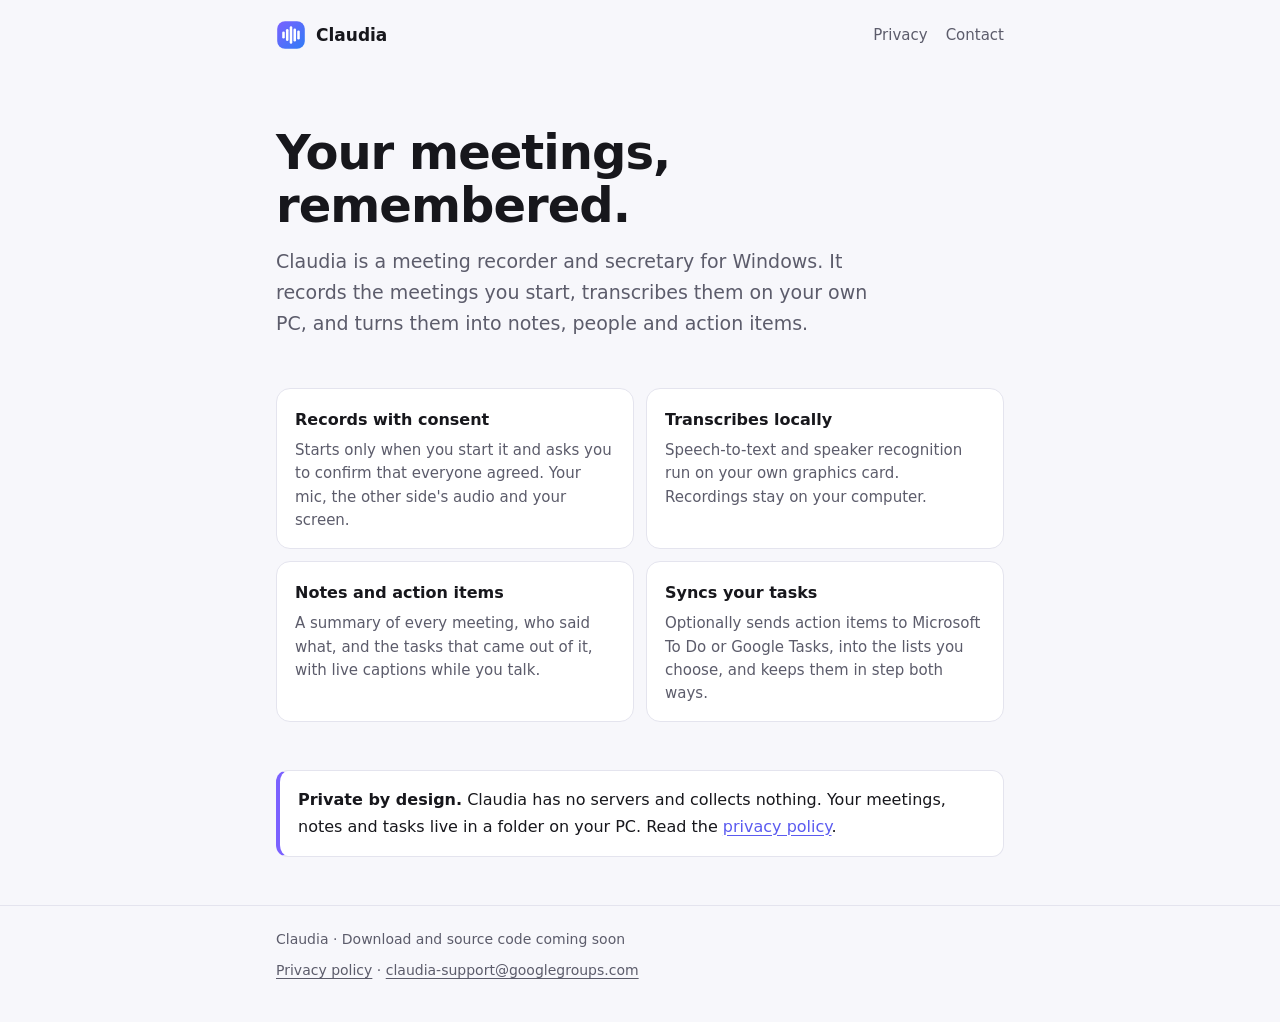
<file: index.html>
<!doctype html>
<html lang="en">
<head>
<meta charset="utf-8">
<meta name="viewport" content="width=device-width, initial-scale=1">
<title>Claudia · Meeting recorder and secretary for Windows</title>
<meta name="description" content="Claudia records the meetings you start, transcribes them on your own PC, and keeps your notes, people and action items in sync with Microsoft To Do or Google Tasks.">
<link rel="icon" href="icon.svg" type="image/svg+xml">
<link rel="stylesheet" href="style.css">
</head>
<body>
<header class="top">
  <div class="wrap">
    <a class="brand" href="./">
      <svg viewBox="0 0 100 100" aria-hidden="true"><defs><linearGradient id="g1" x1="0" y1="0" x2="1" y2="1"><stop offset="0" stop-color="#7B61FF"/><stop offset="1" stop-color="#2F7CF6"/></linearGradient></defs><rect x="4" y="4" width="92" height="92" rx="26" fill="url(#g1)"/><g stroke="#fff" stroke-width="8.5" stroke-linecap="round"><line x1="25" y1="42.5" x2="25" y2="57.5"/><line x1="37.5" y1="34.5" x2="37.5" y2="65.5"/><line x1="50" y1="25" x2="50" y2="75"/><line x1="62.5" y1="32.5" x2="62.5" y2="67.5"/><line x1="75" y1="39.5" x2="75" y2="60.5"/></g></svg>
      Claudia
    </a>
    <nav><a href="privacy.html">Privacy</a><a href="mailto:claudia-support@googlegroups.com">Contact</a></nav>
  </div>
</header>

<main class="wrap">
  <section class="hero">
    <h1>Your meetings, remembered.</h1>
    <p class="lede">Claudia is a meeting recorder and secretary for Windows. It records the meetings you start, transcribes them on your own PC, and turns them into notes, people and action items.</p>
  </section>

  <section class="grid" aria-label="What Claudia does">
    <div class="card"><h3>Records with consent</h3><p>Starts only when you start it and asks you to confirm that everyone agreed. Your mic, the other side's audio and your screen.</p></div>
    <div class="card"><h3>Transcribes locally</h3><p>Speech-to-text and speaker recognition run on your own graphics card. Recordings stay on your computer.</p></div>
    <div class="card"><h3>Notes and action items</h3><p>A summary of every meeting, who said what, and the tasks that came out of it, with live captions while you talk.</p></div>
    <div class="card"><h3>Syncs your tasks</h3><p>Optionally sends action items to Microsoft To Do or Google Tasks, into the lists you choose, and keeps them in step both ways.</p></div>
  </section>

  <div class="note">
    <p><strong>Private by design.</strong> Claudia has no servers and collects nothing. Your meetings, notes and tasks live in a folder on your PC. Read the <a href="privacy.html">privacy policy</a>.</p>
  </div>
</main>

<footer>
  <div class="wrap">
    <span>Claudia · Download and source code coming soon</span>
    <span><a href="privacy.html">Privacy policy</a> · <a href="mailto:claudia-support@googlegroups.com">claudia-support@googlegroups.com</a></span>
  </div>
</footer>
</body>
</html>
</file>
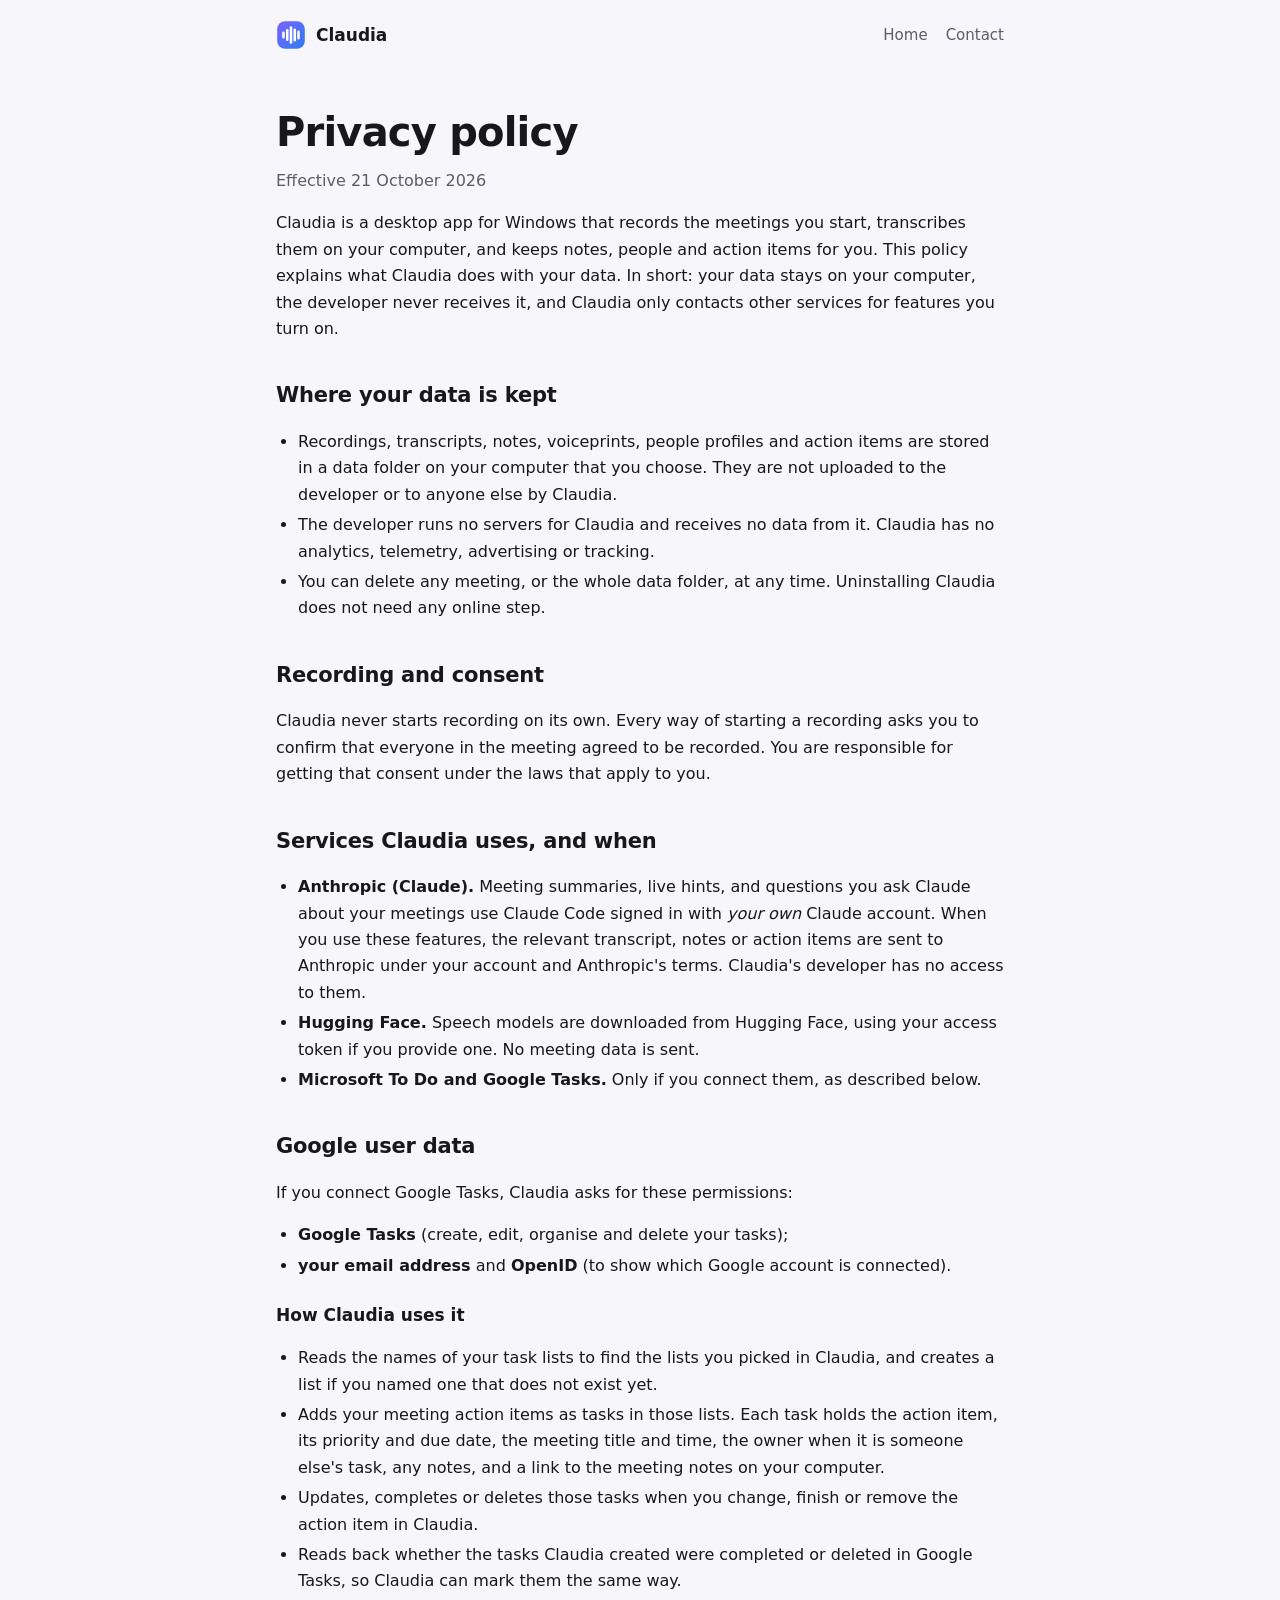
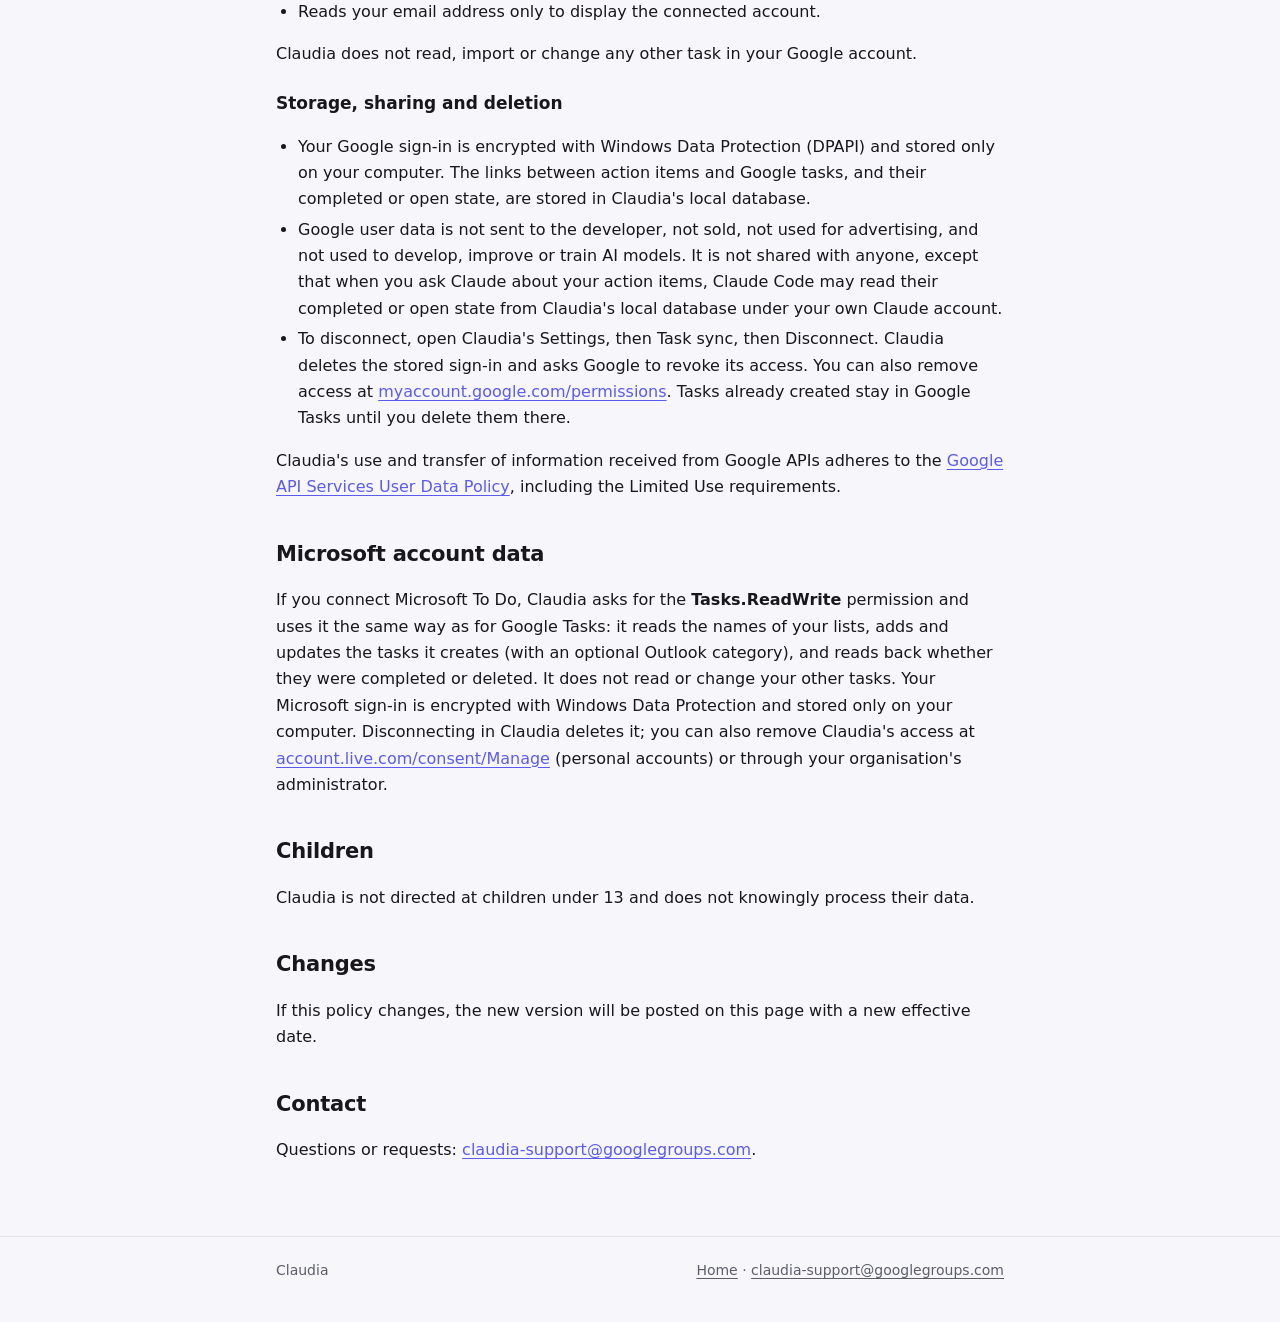
<file: privacy.html>
<!doctype html>
<html lang="en">
<head>
<meta charset="utf-8">
<meta name="viewport" content="width=device-width, initial-scale=1">
<title>Claudia Privacy Policy</title>
<meta name="description" content="How Claudia handles your meetings, your tasks and your Google or Microsoft account data.">
<link rel="icon" href="icon.svg" type="image/svg+xml">
<link rel="stylesheet" href="style.css">
</head>
<body>
<header class="top">
  <div class="wrap">
    <a class="brand" href="./">
      <svg viewBox="0 0 100 100" aria-hidden="true"><defs><linearGradient id="g1" x1="0" y1="0" x2="1" y2="1"><stop offset="0" stop-color="#7B61FF"/><stop offset="1" stop-color="#2F7CF6"/></linearGradient></defs><rect x="4" y="4" width="92" height="92" rx="26" fill="url(#g1)"/><g stroke="#fff" stroke-width="8.5" stroke-linecap="round"><line x1="25" y1="42.5" x2="25" y2="57.5"/><line x1="37.5" y1="34.5" x2="37.5" y2="65.5"/><line x1="50" y1="25" x2="50" y2="75"/><line x1="62.5" y1="32.5" x2="62.5" y2="67.5"/><line x1="75" y1="39.5" x2="75" y2="60.5"/></g></svg>
      Claudia
    </a>
    <nav><a href="./">Home</a><a href="mailto:claudia-support@googlegroups.com">Contact</a></nav>
  </div>
</header>

<main class="wrap">
<article>
  <h1>Privacy policy</h1>
  <p class="meta">Effective 21 October 2026</p>

  <p>Claudia is a desktop app for Windows that records the meetings you start, transcribes them on your computer, and keeps
  notes, people and action items for you. This policy explains what Claudia does with your data. In short: your data stays
  on your computer, the developer never receives it, and Claudia only contacts other services for features you turn on.</p>

  <h2>Where your data is kept</h2>
  <ul>
    <li>Recordings, transcripts, notes, voiceprints, people profiles and action items are stored in a data folder on your
    computer that you choose. They are not uploaded to the developer or to anyone else by Claudia.</li>
    <li>The developer runs no servers for Claudia and receives no data from it. Claudia has no analytics, telemetry,
    advertising or tracking.</li>
    <li>You can delete any meeting, or the whole data folder, at any time. Uninstalling Claudia does not need any online step.</li>
  </ul>

  <h2>Recording and consent</h2>
  <p>Claudia never starts recording on its own. Every way of starting a recording asks you to confirm that everyone in the
  meeting agreed to be recorded. You are responsible for getting that consent under the laws that apply to you.</p>

  <h2>Services Claudia uses, and when</h2>
  <ul>
    <li><strong>Anthropic (Claude).</strong> Meeting summaries, live hints, and questions you ask Claude about your meetings
    use Claude Code signed in with <em>your own</em> Claude account. When you use these features, the relevant transcript,
    notes or action items are sent to Anthropic under your account and Anthropic's terms. Claudia's developer has no access
    to them.</li>
    <li><strong>Hugging Face.</strong> Speech models are downloaded from Hugging Face, using your access token if you provide
    one. No meeting data is sent.</li>
    <li><strong>Microsoft To Do and Google Tasks.</strong> Only if you connect them, as described below.</li>
  </ul>

  <h2>Google user data</h2>
  <p>If you connect Google Tasks, Claudia asks for these permissions:</p>
  <ul>
    <li><strong>Google Tasks</strong> (create, edit, organise and delete your tasks);</li>
    <li><strong>your email address</strong> and <strong>OpenID</strong> (to show which Google account is connected).</li>
  </ul>
  <h3>How Claudia uses it</h3>
  <ul>
    <li>Reads the names of your task lists to find the lists you picked in Claudia, and creates a list if you named one
    that does not exist yet.</li>
    <li>Adds your meeting action items as tasks in those lists. Each task holds the action item, its priority and due
    date, the meeting title and time, the owner when it is someone else's task, any notes, and a link to the meeting notes
    on your computer.</li>
    <li>Updates, completes or deletes those tasks when you change, finish or remove the action item in Claudia.</li>
    <li>Reads back whether the tasks Claudia created were completed or deleted in Google Tasks, so Claudia can mark them
    the same way.</li>
    <li>Reads your email address only to display the connected account.</li>
  </ul>
  <p>Claudia does not read, import or change any other task in your Google account.</p>
  <h3>Storage, sharing and deletion</h3>
  <ul>
    <li>Your Google sign-in is encrypted with Windows Data Protection (DPAPI) and stored only on your computer. The links
    between action items and Google tasks, and their completed or open state, are stored in Claudia's local database.</li>
    <li>Google user data is not sent to the developer, not sold, not used for advertising, and not used to develop,
    improve or train AI models. It is not shared with anyone, except that when you ask Claude about your action items,
    Claude Code may read their completed or open state from Claudia's local database under your own Claude account.</li>
    <li>To disconnect, open Claudia's Settings, then Task sync, then Disconnect. Claudia deletes the stored sign-in and asks
    Google to revoke its access. You can also remove access at
    <a href="https://myaccount.google.com/permissions">myaccount.google.com/permissions</a>. Tasks already created stay in
    Google Tasks until you delete them there.</li>
  </ul>
  <p>Claudia's use and transfer of information received from Google APIs adheres to the
  <a href="https://developers.google.com/terms/api-services-user-data-policy">Google API Services User Data Policy</a>,
  including the Limited Use requirements.</p>

  <h2>Microsoft account data</h2>
  <p>If you connect Microsoft To Do, Claudia asks for the <strong>Tasks.ReadWrite</strong> permission and uses it the same
  way as for Google Tasks: it reads the names of your lists, adds and updates the tasks it creates (with an optional
  Outlook category), and reads back whether they were completed or deleted. It does not read or change your other tasks.
  Your Microsoft sign-in is encrypted with Windows Data Protection and stored only on your computer. Disconnecting in
  Claudia deletes it; you can also remove Claudia's access at
  <a href="https://account.live.com/consent/Manage">account.live.com/consent/Manage</a> (personal accounts) or through
  your organisation's administrator.</p>

  <h2>Children</h2>
  <p>Claudia is not directed at children under 13 and does not knowingly process their data.</p>

  <h2>Changes</h2>
  <p>If this policy changes, the new version will be posted on this page with a new effective date.</p>

  <h2>Contact</h2>
  <p>Questions or requests: <a href="mailto:claudia-support@googlegroups.com">claudia-support@googlegroups.com</a>.</p>
</article>
</main>

<footer>
  <div class="wrap">
    <span>Claudia</span>
    <span><a href="./">Home</a> · <a href="mailto:claudia-support@googlegroups.com">claudia-support@googlegroups.com</a></span>
  </div>
</footer>
</body>
</html>
</file>
<file: style.css>
:root {
  --bg: #f7f7fb;
  --surface: #ffffff;
  --text: #17171c;
  --muted: #5c5c6b;
  --line: #e4e4ee;
  --accent: #5b5bf0;
  --brand: linear-gradient(135deg, #7b61ff 0%, #2f7cf6 100%);
}
@media (prefers-color-scheme: dark) {
  :root {
    --bg: #0f0f14;
    --surface: #17171f;
    --text: #ececf3;
    --muted: #a3a3b5;
    --line: #2a2a36;
    --accent: #9d8cff;
  }
}
* { box-sizing: border-box; }
html { -webkit-text-size-adjust: 100%; }
body {
  margin: 0;
  background: var(--bg);
  color: var(--text);
  font: 16px/1.65 "Segoe UI Variable Text", "Segoe UI", system-ui, -apple-system, "Helvetica Neue", Arial, sans-serif;
}
a { color: var(--accent); text-underline-offset: 3px; }
.wrap { max-width: 760px; margin: 0 auto; padding: 0 16px; }
header.top { padding: 20px 0; }
header.top .wrap { display: flex; align-items: center; justify-content: space-between; gap: 12px; }
.brand { display: flex; align-items: center; gap: 10px; color: var(--text); text-decoration: none; font-weight: 600; font-size: 17px; }
.brand svg { width: 30px; height: 30px; flex: none; }
nav a { color: var(--muted); text-decoration: none; margin-left: 18px; font-size: 15px; }
nav a:hover { color: var(--text); }
.hero { padding: 56px 0 40px; }
.hero svg { width: 72px; height: 72px; margin-bottom: 20px; }
h1 { font-family: "Segoe UI Variable Display", "Segoe UI", system-ui, sans-serif; font-size: clamp(34px, 6vw, 48px); line-height: 1.1; margin: 0 0 14px; letter-spacing: -0.02em; }
.lede { font-size: 19px; color: var(--muted); margin: 0; max-width: 600px; }
.grid { display: grid; grid-template-columns: repeat(2, 1fr); gap: 12px; margin: 8px 0 48px; }
@media (max-width: 600px) { .grid { grid-template-columns: 1fr; } }
.card { background: var(--surface); border: 1px solid var(--line); border-radius: 14px; padding: 18px 18px 16px; }
.card h3 { margin: 0 0 6px; font-size: 16px; }
.card p { margin: 0; color: var(--muted); font-size: 15px; line-height: 1.55; }
.note { background: var(--surface); border: 1px solid var(--line); border-left: 4px solid #7b61ff; border-radius: 12px; padding: 16px 18px; margin: 0 0 48px; }
.note p { margin: 0; }
article { padding: 40px 0 24px; }
article h1 { font-size: clamp(30px, 5vw, 40px); }
article h2 { font-size: 21px; margin: 36px 0 8px; letter-spacing: -0.01em; }
article h3 { font-size: 17px; margin: 22px 0 6px; }
article p, article li { color: var(--text); }
article ul { padding-left: 22px; }
article li { margin: 4px 0; }
.meta { color: var(--muted); margin: 0 0 8px; }
footer { border-top: 1px solid var(--line); margin-top: 32px; padding: 22px 0 40px; color: var(--muted); font-size: 14px; }
footer .wrap { display: flex; flex-wrap: wrap; gap: 8px 20px; justify-content: space-between; }
footer a { color: var(--muted); }
@media (max-width: 520px) {
  nav a { margin-left: 12px; }
  .hero { padding-top: 32px; }
  .lede { font-size: 17px; }
}
</file>
